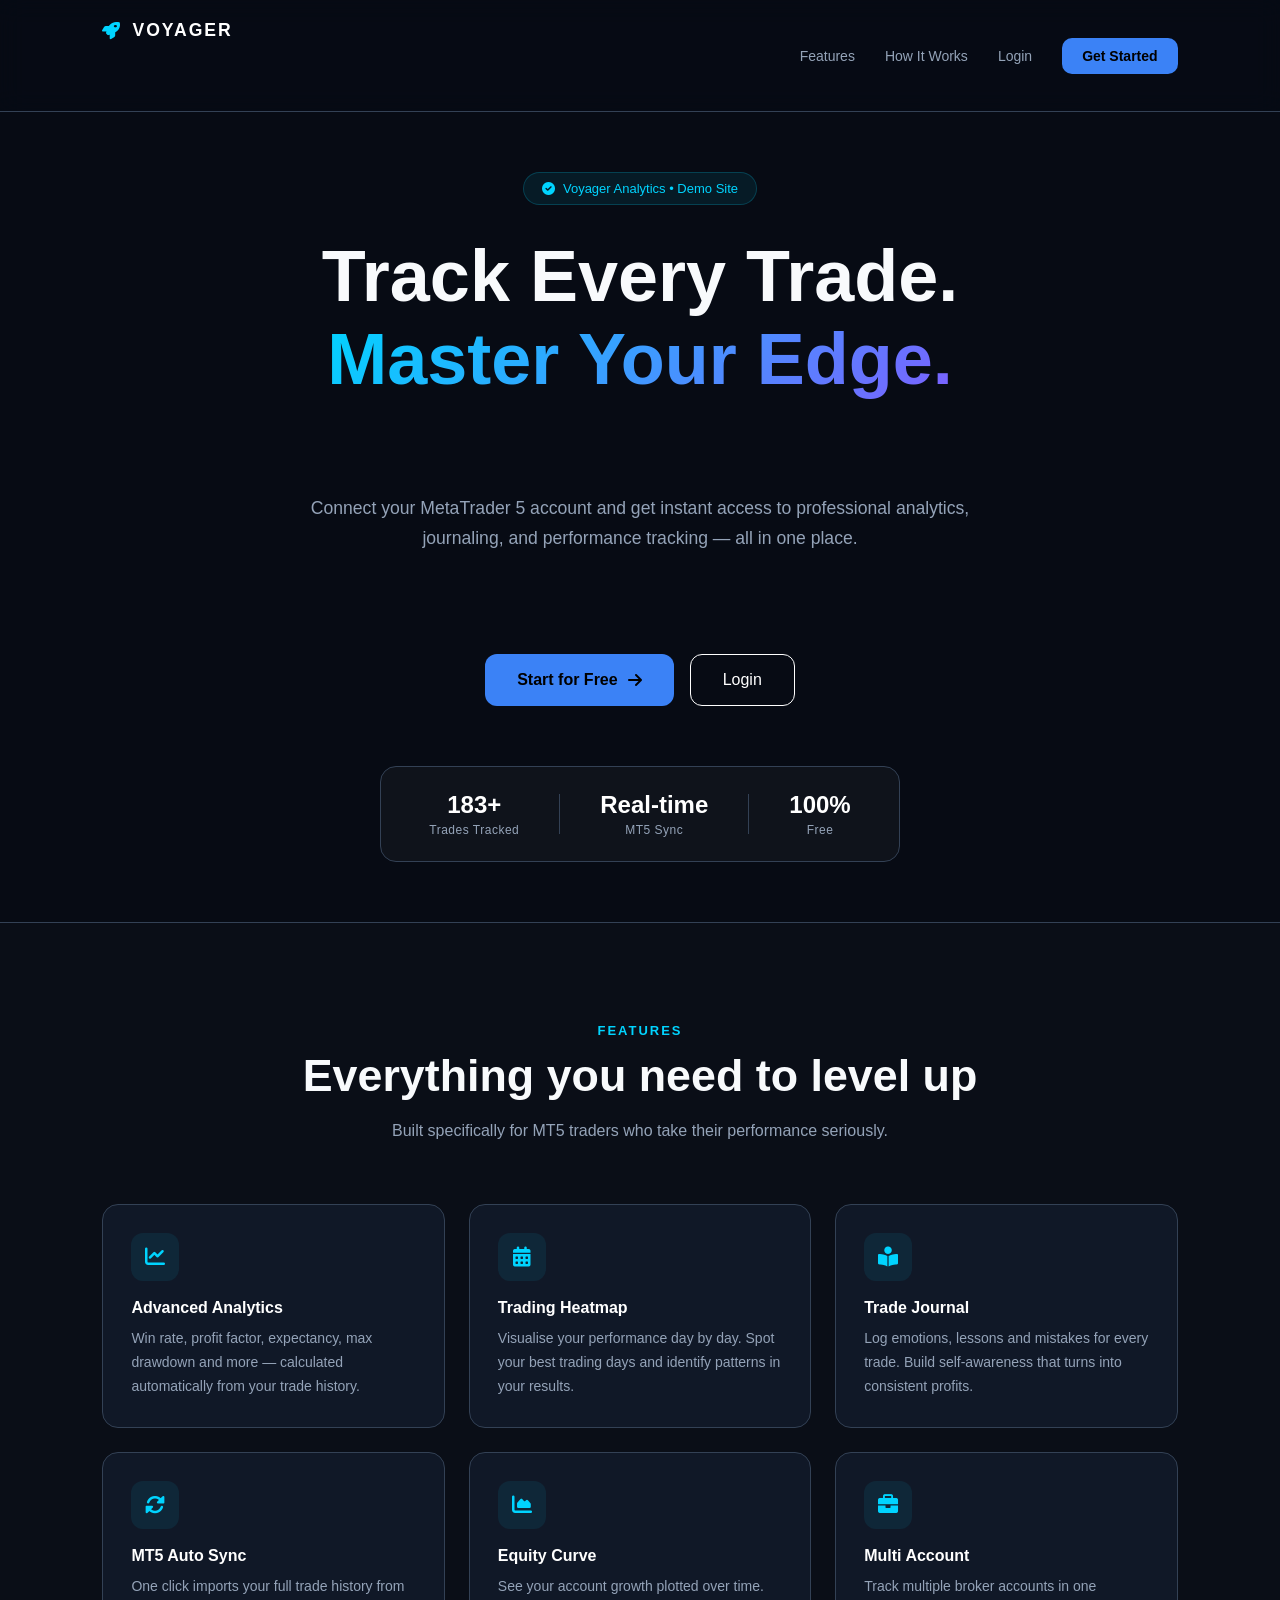
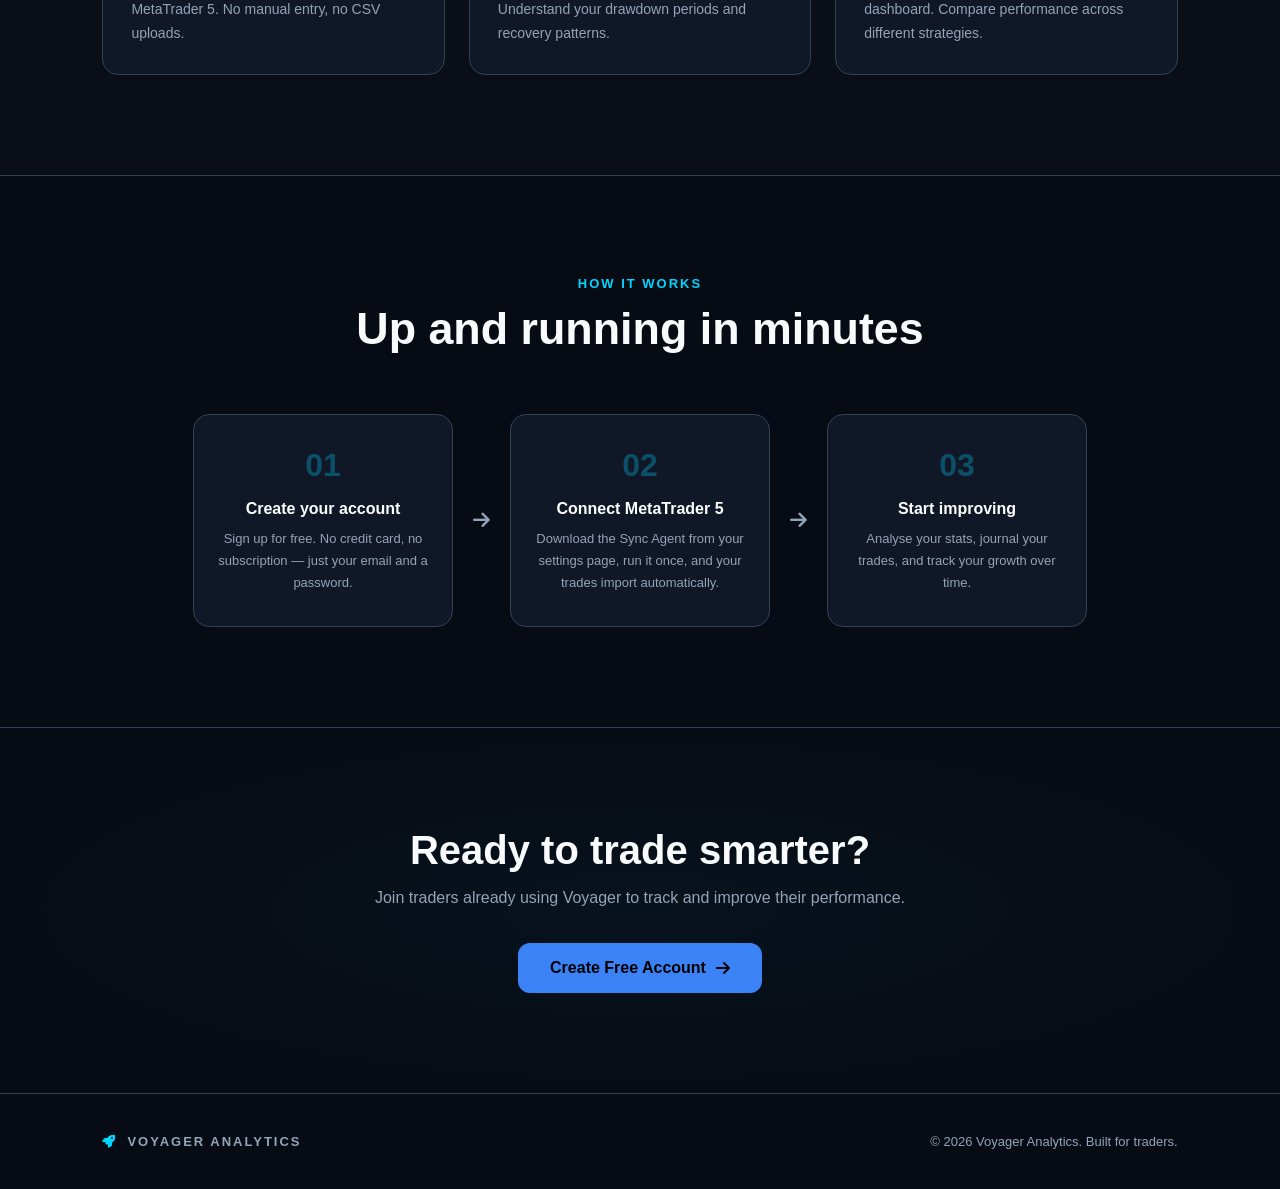
<file: index.html>
<!DOCTYPE html>
<html lang="en">
<head>
<meta charset="UTF-8">
<meta name="viewport" content="width=device-width, initial-scale=1.0">
<title>Voyager Analytics | Built for traders</title>
<link rel="stylesheet" href="https://cdnjs.cloudflare.com/ajax/libs/font-awesome/6.0.0/css/all.min.css">
<link rel="stylesheet" href="css/global.css">
<link rel="stylesheet" href="css/landing.css">
</head>
<body>

<nav class="navbar">
    <div class="logo">
        <i class="fas fa-rocket"></i>
        VOYAGER
    </div>
    <ul class="nav-links">
        <li><a href="#features">Features</a></li>
        <li><a href="#how-it-works">How It Works</a></li>
        <li><a href="login.html">Login</a></li>
        <li><a href="register.html" class="btn-primary nav-cta">Get Started</a></li>
    </ul>
</nav>

<!-- Hero -->
<section class="hero">
    <div class="hero-badge">
        <i class="fas fa-circle-check"></i>
        Voyager Analytics • Demo Site
    </div>

    <h1>
        Track Every Trade.<br>
        <span class="accent">Master Your Edge.</span>
    </h1>

    <p class="hero-sub">
        Connect your MetaTrader 5 account and get instant access to professional
        analytics, journaling, and performance tracking — all in one place.
    </p>

    <div class="hero-buttons">
        <a href="register.html" class="btn-primary btn-lg">
            Start for Free
            <i class="fas fa-arrow-right"></i>
        </a>
        <a href="login.html" class="btn-secondary btn-lg">
            Login
        </a>
    </div>

    <!-- Mock stats bar -->
    <div class="stats-bar">
        <div class="stat">
            <span class="stat-num">183+</span>
            <span class="stat-label">Trades Tracked</span>
        </div>
        <div class="stat-divider"></div>
        <div class="stat">
            <span class="stat-num">Real-time</span>
            <span class="stat-label">MT5 Sync</span>
        </div>
        <div class="stat-divider"></div>
        <div class="stat">
            <span class="stat-num">100%</span>
            <span class="stat-label">Free</span>
        </div>
    </div>
</section>

<!-- Features -->
<section id="features" class="features-section">
    <div class="section-header">
        <p class="section-eyebrow">Features</p>
        <h2>Everything you need to level up</h2>
        <p class="section-sub">Built specifically for MT5 traders who take their performance seriously.</p>
    </div>

    <div class="features-grid">

        <div class="feature-card">
            <div class="feature-icon">
                <i class="fas fa-chart-line"></i>
            </div>
            <h3>Advanced Analytics</h3>
            <p>Win rate, profit factor, expectancy, max drawdown and more — calculated automatically from your trade history.</p>
        </div>

        <div class="feature-card">
            <div class="feature-icon">
                <i class="fas fa-calendar-days"></i>
            </div>
            <h3>Trading Heatmap</h3>
            <p>Visualise your performance day by day. Spot your best trading days and identify patterns in your results.</p>
        </div>

        <div class="feature-card">
            <div class="feature-icon">
                <i class="fas fa-book-open-reader"></i>
            </div>
            <h3>Trade Journal</h3>
            <p>Log emotions, lessons and mistakes for every trade. Build self-awareness that turns into consistent profits.</p>
        </div>

        <div class="feature-card">
            <div class="feature-icon">
                <i class="fas fa-rotate"></i>
            </div>
            <h3>MT5 Auto Sync</h3>
            <p>One click imports your full trade history from MetaTrader 5. No manual entry, no CSV uploads.</p>
        </div>

        <div class="feature-card">
            <div class="feature-icon">
                <i class="fas fa-chart-area"></i>
            </div>
            <h3>Equity Curve</h3>
            <p>See your account growth plotted over time. Understand your drawdown periods and recovery patterns.</p>
        </div>

        <div class="feature-card">
            <div class="feature-icon">
                <i class="fas fa-briefcase"></i>
            </div>
            <h3>Multi Account</h3>
            <p>Track multiple broker accounts in one dashboard. Compare performance across different strategies.</p>
        </div>

    </div>
</section>

<!-- How it works -->
<section id="how-it-works" class="how-section">
    <div class="section-header">
        <p class="section-eyebrow">How It Works</p>
        <h2>Up and running in minutes</h2>
    </div>

    <div class="steps-grid">

        <div class="step">
            <div class="step-num">01</div>
            <h3>Create your account</h3>
            <p>Sign up for free. No credit card, no subscription — just your email and a password.</p>
        </div>

        <div class="step-arrow">
            <i class="fas fa-arrow-right"></i>
        </div>

        <div class="step">
            <div class="step-num">02</div>
            <h3>Connect MetaTrader 5</h3>
            <p>Download the Sync Agent from your settings page, run it once, and your trades import automatically.</p>
        </div>

        <div class="step-arrow">
            <i class="fas fa-arrow-right"></i>
        </div>

        <div class="step">
            <div class="step-num">03</div>
            <h3>Start improving</h3>
            <p>Analyse your stats, journal your trades, and track your growth over time.</p>
        </div>

    </div>
</section>

<!-- CTA -->
<section class="cta-section">
    <h2>Ready to trade smarter?</h2>
    <p>Join traders already using Voyager to track and improve their performance.</p>
    <a href="register.html" class="btn-primary btn-lg">
        Create Free Account
        <i class="fas fa-arrow-right"></i>
    </a>
</section>

<!-- Footer -->
<footer class="footer">
    <div class="footer-logo">
        <i class="fas fa-rocket"></i>
        VOYAGER ANALYTICS
    </div>
    <p class="footer-copy">© 2026 Voyager Analytics. Built for traders.</p>
</footer>

</body>
</html>
</file>
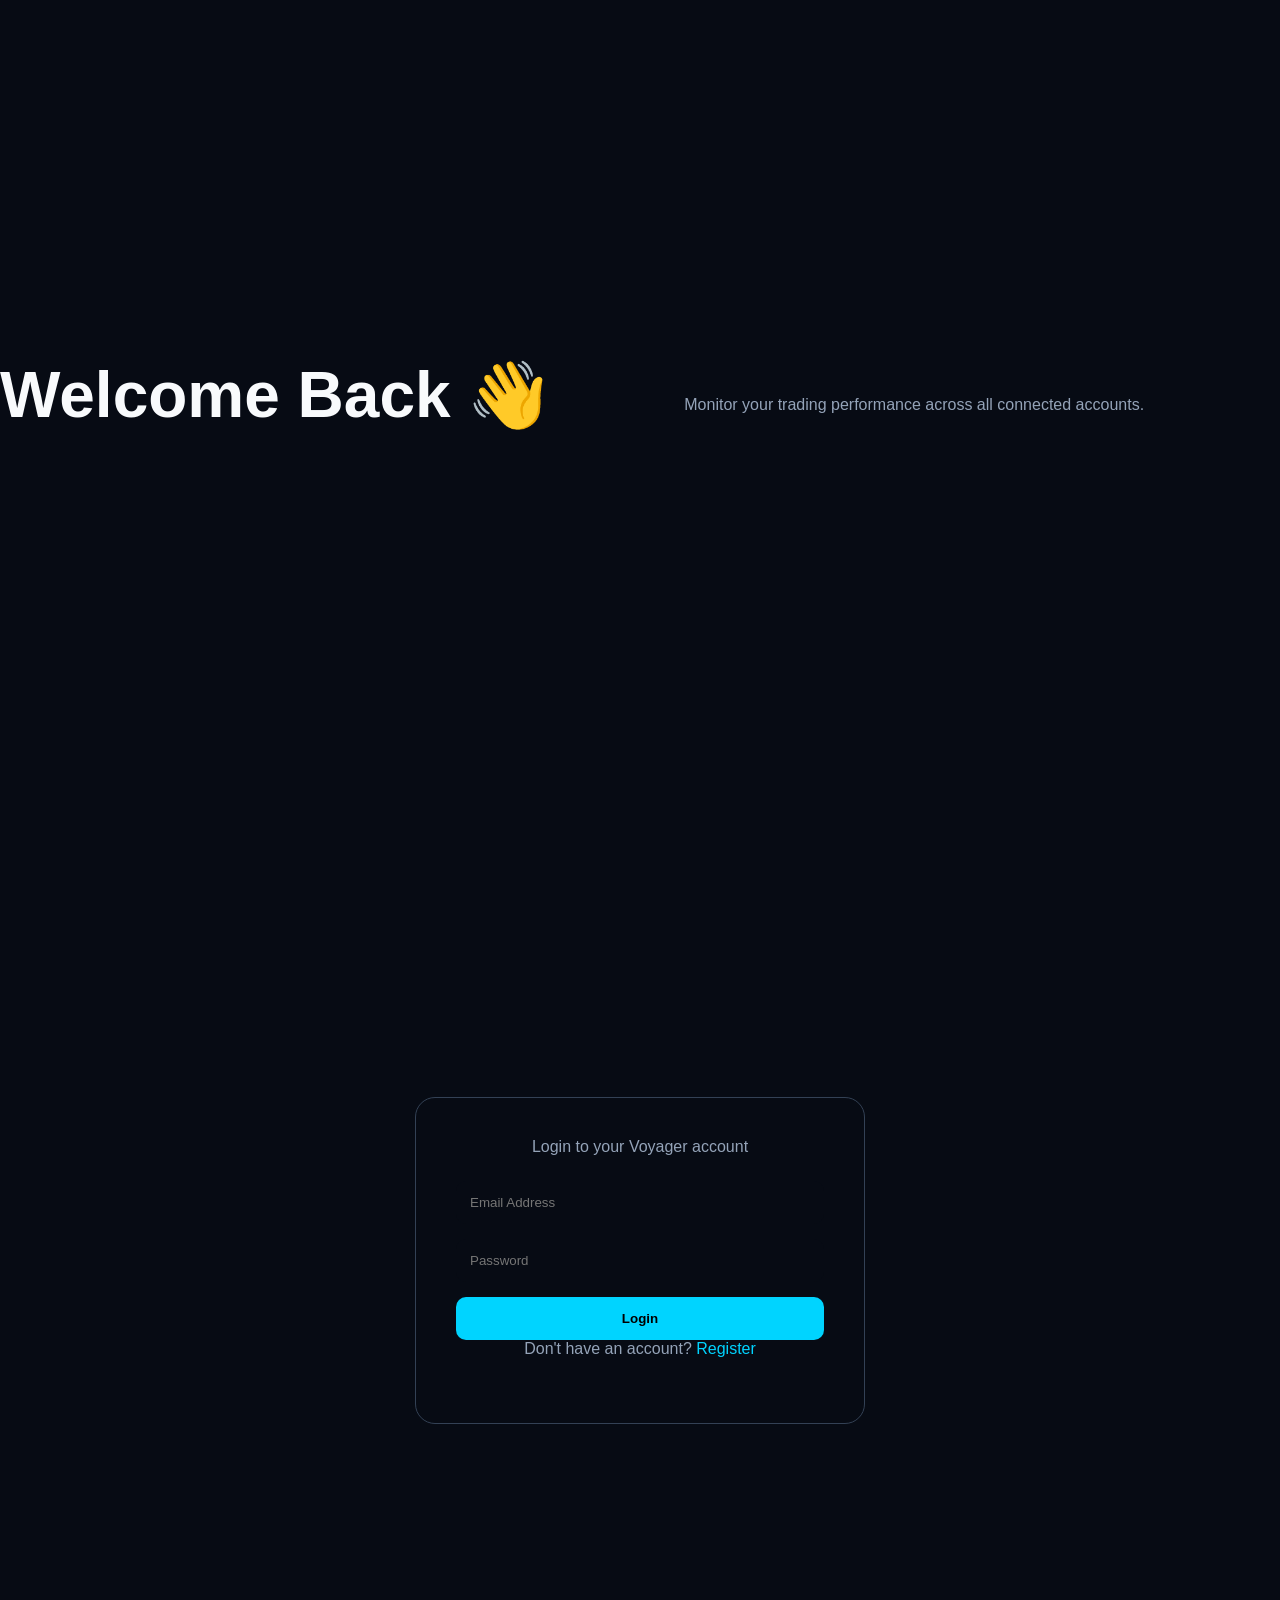
<file: login.html>
<!DOCTYPE html>
<html lang="en">
<head>
    <meta charset="UTF-8">
    <meta name="viewport" content="width=device-width, initial-scale=1.0">
    <title>Login | Voyager Analytics</title>

    <link rel="stylesheet" href="css/global.css">
    <link rel="stylesheet" href="css/auth.css">
</head>
<body>

<div class="hero">
    <h1>
       Welcome Back 👋
    </h1>

    <p>
      Monitor your trading performance
      across all connected accounts.
    </p>

</div>

<div class="auth-container">
    

    <div class="auth-card">

        <p>Login to your Voyager account</p>

        <form id="loginForm">

            <input
                type="email"
                id="email"
                placeholder="Email Address"
                required
            >

            <input
                type="password"
                id="password"
                placeholder="Password"
                required
            >

            <button type="submit">
                Login
            </button>

        </form>

        <p>
            Don't have an account?
            <a href="register.html">
                Register
            </a>
        </p>

    </div>

</div>

<script src="js/api.js"></script>
<script src="js/auth.js"></script>
</body>
</html>
</file>
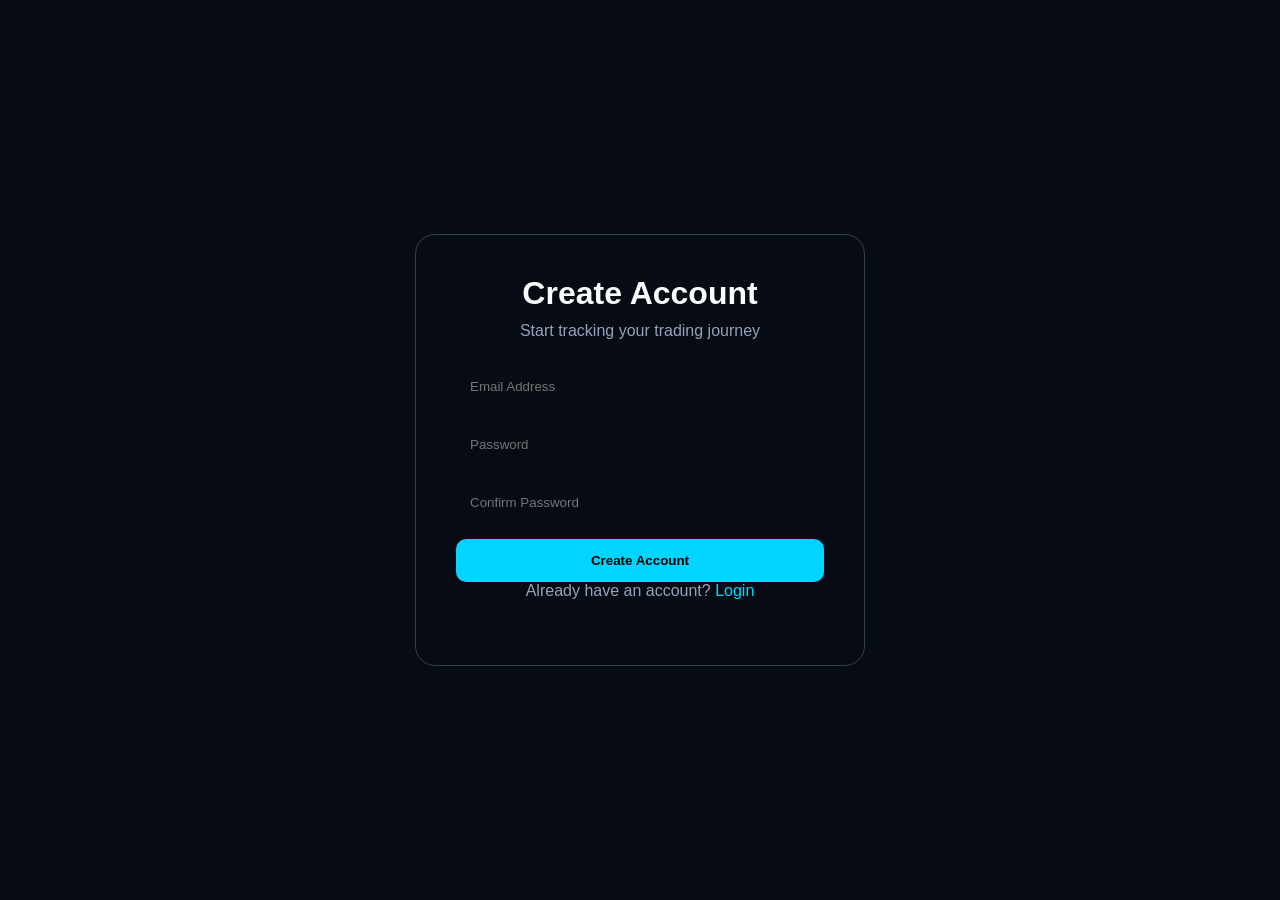
<file: register.html>
<!DOCTYPE html>
<html lang="en">
<head>
    <meta charset="UTF-8">
    <meta name="viewport" content="width=device-width, initial-scale=1.0">
    <title>Register | Voyager Analytics</title>

    <link rel="stylesheet" href="css/global.css">
    <link rel="stylesheet" href="css/auth.css">
</head>
<body>

<div class="auth-container">

    <div class="auth-card">

        <h1>Create Account</h1>

        <p>Start tracking your trading journey</p>

        <form id="registerForm">

            <input
                type="email"
                id="registerEmail"
                placeholder="Email Address"
                required
            >

            <input
                type="password"
                id="registerPassword"
                placeholder="Password"
                required
            >

            <input
                type="password"
                id="confirmPassword"
                placeholder="Confirm Password"
                required
            >

            <button type="submit">
                Create Account
            </button>

        </form>

        <p>
            Already have an account?
            <a href="login.html">
                Login
            </a>
        </p>

    </div>

</div>

<script src="js/api.js"></script>
<script src="js/auth.js"></script>
</body>
</html>
</file>
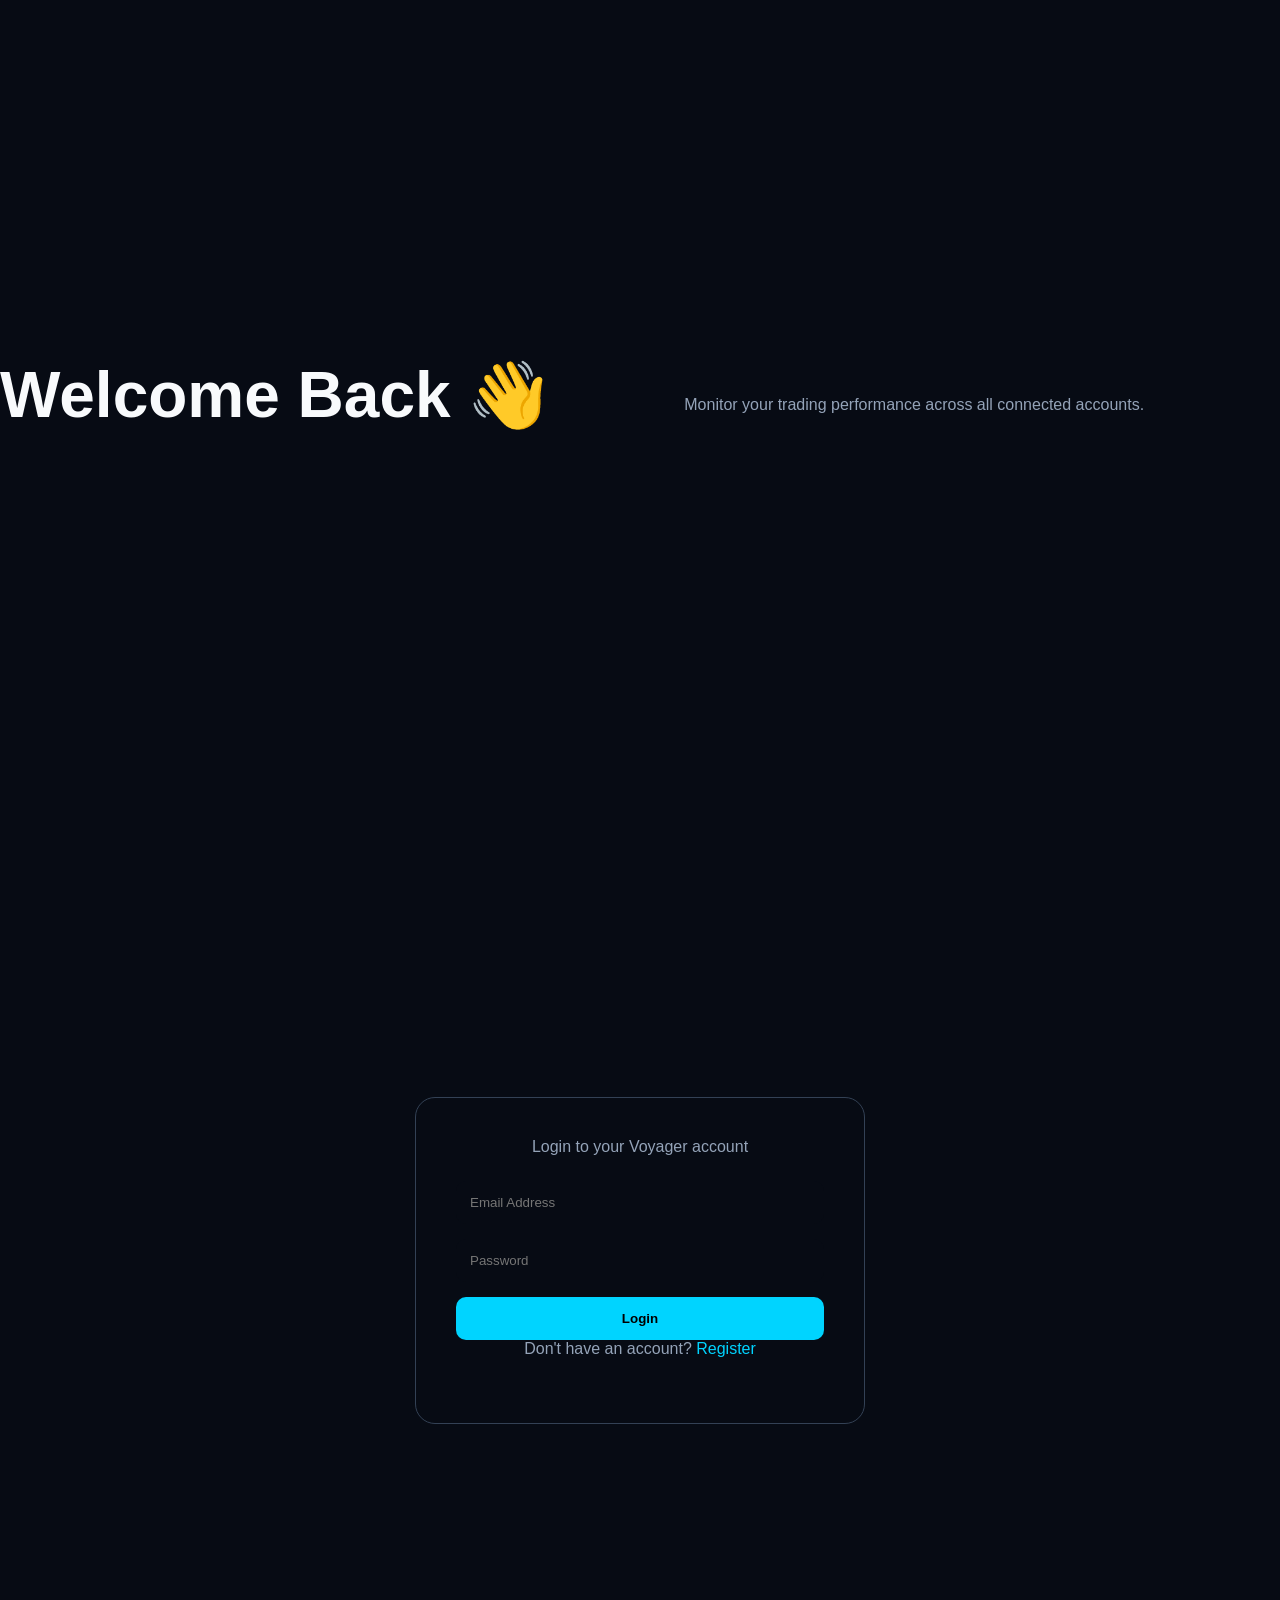
<file: dashboard/accounts.html>
<!DOCTYPE html>
<html lang="en">
<head>
    <meta charset="UTF-8">
    <meta name="viewport" content="width=device-width, initial-scale=1.0">
    <title>Accounts | Voyager Analytics</title>

    <link rel="stylesheet" href="https://cdnjs.cloudflare.com/ajax/libs/font-awesome/6.0.0/css/all.min.css">
    <link rel="stylesheet" href="../css/global.css">
    <link rel="stylesheet" href="../css/dashboard.css">
    <link rel="stylesheet" href="../css/pgAnime.css">
</head>
<body>
    <!--Loader-->
<div id="loader">
  <div class="spinner"></div>
</div>


<div class="dashboard-container">

    <aside class="sidebar">

        <div class="logo">
            <i class="fas fa-rocket skeleton">Voyager</i>
            <p>ANALYTICS</p>

        </div>
        <nav>
            <a href="dashboard.html">
                <i class="fas fa-tachograph-digital">Dashboard</i>
            </a>

            <a href="accounts.html" class="active">
                <i class="fas fa-briefcase">Accounts</i>
            </a>

            <a href="trades.html">
                <i class="fas fa-chart-line">Trades</i>
            </a>

            <a href="analytics.html">
                <i class="fas fa-eye">Analytics</i>
            </a>

            <a href="journal.html">
                <i class="fas fa-book-open-reader">Journal</i>
            </a>

            <a href="settings.html">
               <i class="fas fa-gears">Settings</i>
            </a>
        </nav>

    </aside>

    <main class="main-content">
        <div class="page-header">
            <h2>Trading Accounts</h2>

            <button id="connectAccountBtn"
                    class="btn-primary">
                + Connect Account
            </button>

        </div>

        <div class="table-card">

            <table class="skeleton">

                <thead>
                    <tr>
                        <th>Account Name</th>
                        <th>Broker</th>
                        <th>Status</th>
                        <th>Created</th>
                        <th>Action</th>
                    </tr>
                </thead>

                <tbody id="accountsTable">

                </tbody>

            </table>

        </div>

    </main>

</div>

<!--Account Form-->
<div id="accountModal" class="modal">
    <div class="modal-content">
        <h2>Connect Account</h2>
        <form id="accountForm">
            <input
                type="text"
                id="accountName"
                placeholder="Account Name (e.g. ICMarkets Live)"
                required
            >
            <input
                type="text"
                id="broker"
                placeholder="Broker (e.g. ICMarkets)"
                required
            >
            <button type="submit">
                Connect Account
            </button>
        </form>
    </div>
</div>

<script src="../js/api.js"></script>
<script src="../js/accounts.js"></script>
<script src="../js/pgAnime.js"></script>
</body>
</html>
</file>
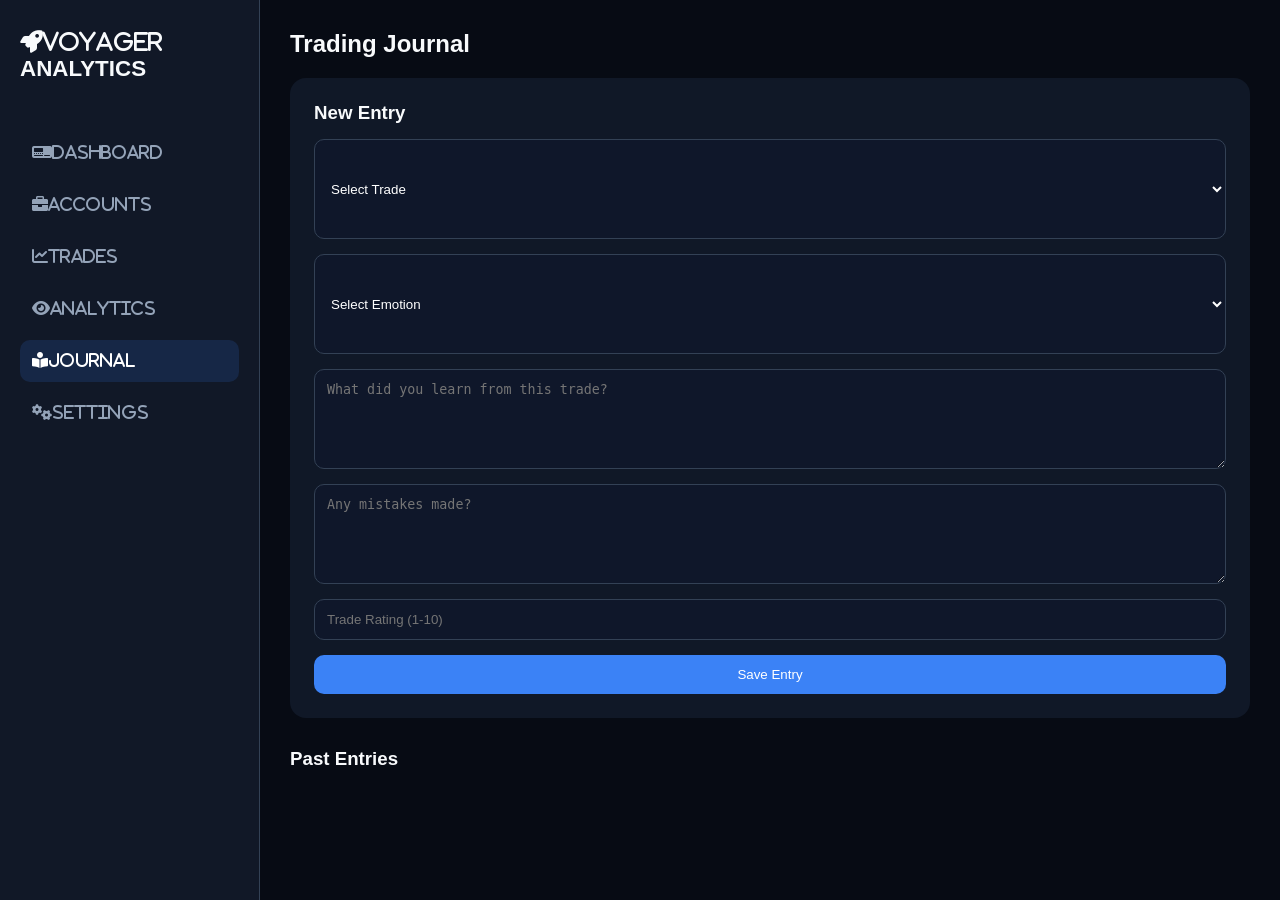
<file: dashboard/journal.html>
<!DOCTYPE html>
<html lang="en">
<head>
    <meta charset="UTF-8">
    <meta name="viewport" content="width=device-width, initial-scale=1.0">
    <title>Journal | Voyager Analytics</title>
    <link rel="stylesheet" href="https://cdnjs.cloudflare.com/ajax/libs/font-awesome/6.0.0/css/all.min.css">
    <link rel="stylesheet" href="../css/global.css">
    <link rel="stylesheet" href="../css/dashboard.css">
    <link rel="stylesheet" href="../css/pgAnime.css">
</head>
<body>

<div id="loader">
    <div class="spinner"></div>
</div>

<div class="dashboard-container">

    <aside class="sidebar">
        <div class="logo">
            <i class="fas fa-rocket">Voyager</i>
            <p>ANALYTICS</p>
        </div>

        <nav>
            <a href="dashboard.html">
                <i class="fas fa-tachograph-digital">Dashboard</i>
            </a>
            <a href="accounts.html">
                <i class="fas fa-briefcase">Accounts</i>
            </a>
            <a href="trades.html">
                <i class="fas fa-chart-line">Trades</i>
            </a>
            <a href="analytics.html">
                <i class="fas fa-eye">Analytics</i>
            </a>
            <a href="journal.html" class="active">
                <i class="fas fa-book-open-reader">Journal</i>
            </a>
            <a href="settings.html">
                <i class="fas fa-gears">Settings</i>
            </a>
        </nav>
    </aside>

    <main class="main-content">

        <header class="page-header">
            <h2>Trading Journal</h2>
        </header>

        <div class="journal-form">
            <h3>New Entry</h3>

            <form id="journalForm">

                <select id="tradeId" required>
                    <option value="">Select Trade</option>
                </select>

                <select id="emotion">
                    <option value="">Select Emotion</option>
                    <option value="Confident">Confident</option>
                    <option value="Calm">Calm</option>
                    <option value="Fearful">Fearful</option>
                    <option value="Greedy">Greedy</option>
                    <option value="Frustrated">Frustrated</option>
                </select>

                <textarea
                    id="lesson"
                    placeholder="What did you learn from this trade?"
                ></textarea>

                <textarea
                    id="mistake"
                    placeholder="Any mistakes made?"
                ></textarea>

                <input
                    type="number"
                    id="rating"
                    min="1"
                    max="10"
                    placeholder="Trade Rating (1-10)"
                >

                <button type="submit">
                    Save Entry
                </button>

            </form>
        </div>

        <h3 style="margin: 30px 0 15px">Past Entries</h3>

        <div id="journalList"></div>

    </main>
</div>

<script src="../js/api.js"></script>
<script src="../js/journal.js"></script>
<script src="../js/pgAnime.js"></script>
</body>
</html>
</file>
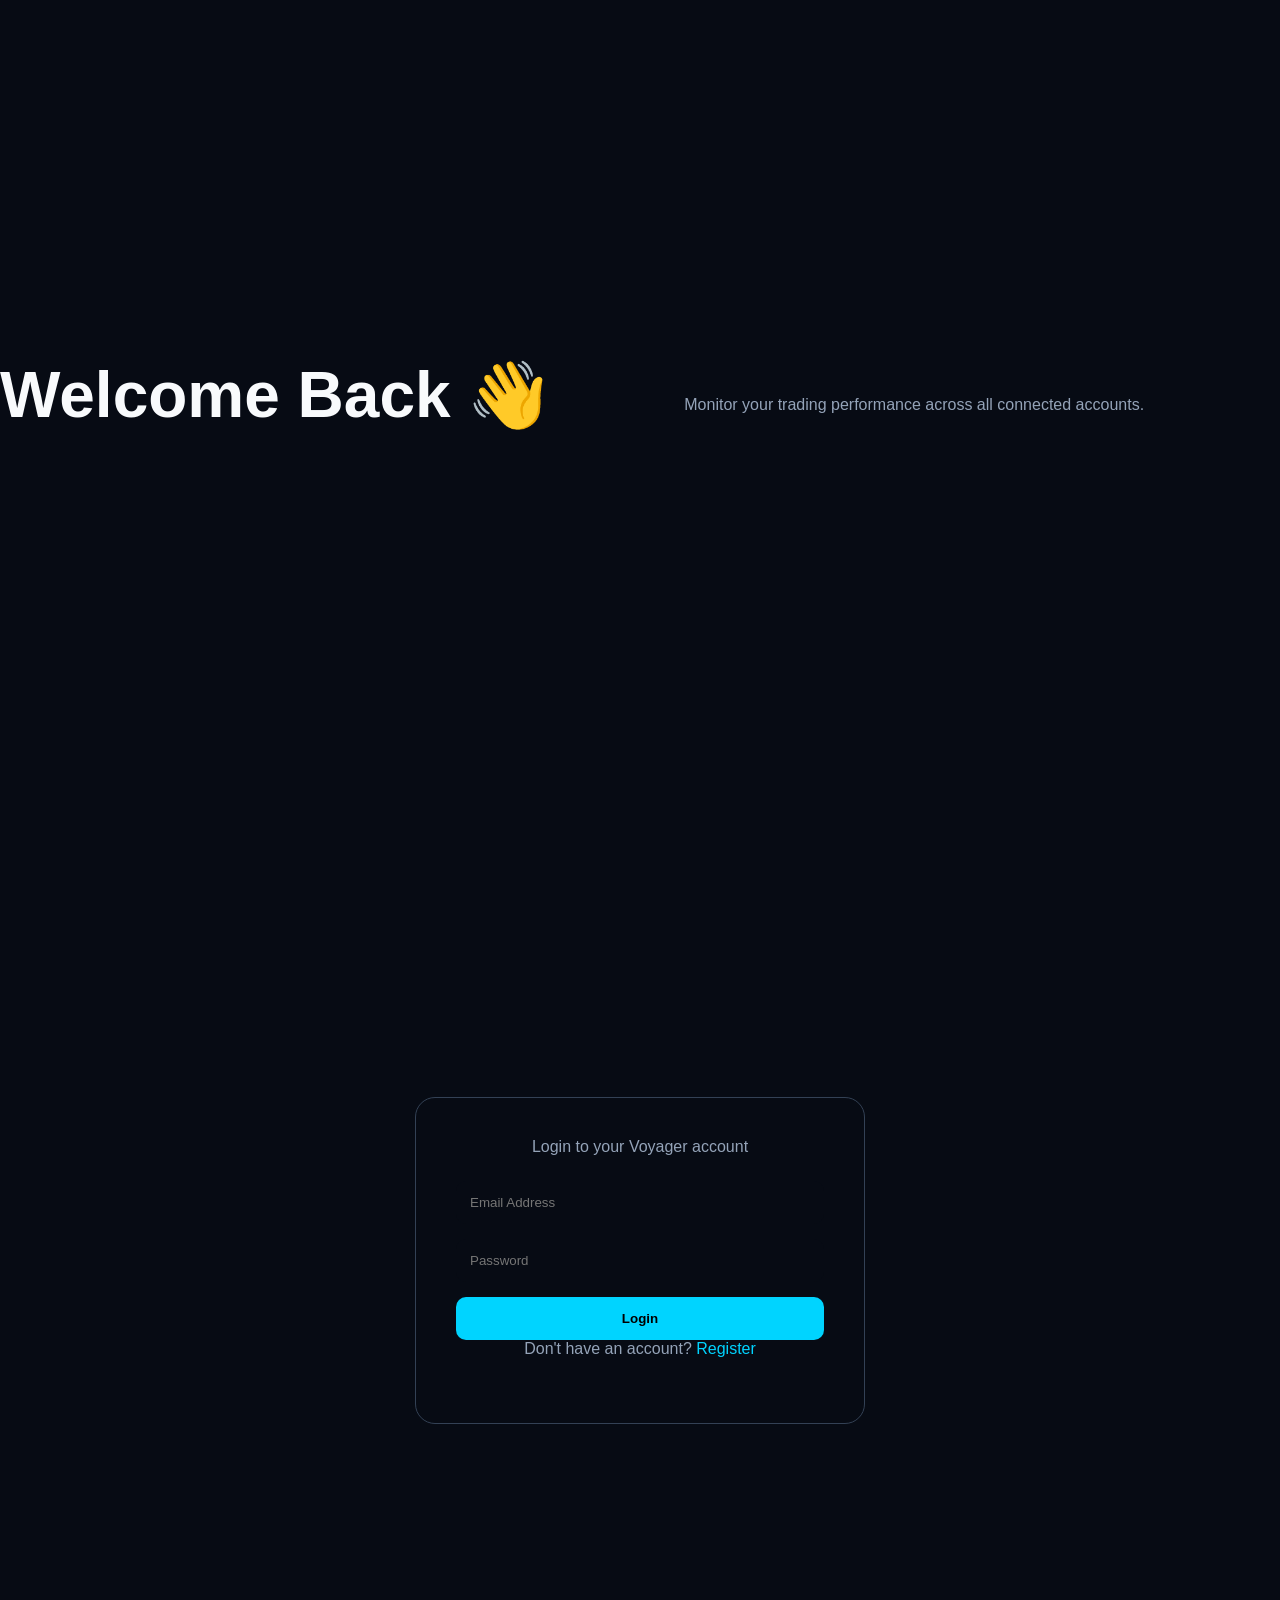
<file: dashboard/settings.html>
<!DOCTYPE html>
<html lang="en">
<head>
    <meta charset="UTF-8">
    <meta name="viewport" content="width=device-width, initial-scale=1.0">
    <title>Settings | Voyager Analytics</title>
    <link rel="stylesheet" href="https://cdnjs.cloudflare.com/ajax/libs/font-awesome/6.0.0/css/all.min.css">
    <link rel="stylesheet" href="../css/global.css">
    <link rel="stylesheet" href="../css/dashboard.css">
    <link rel="stylesheet" href="../css/pgAnime.css">
</head>
<body>

<div id="loader">
    <div class="spinner"></div>
</div>

<div class="dashboard-container">

    <aside class="sidebar">
        <div class="logo">
            <i class="fas fa-rocket">Voyager</i>
            <p>ANALYTICS</p>
        </div>

        <nav>
            <a href="dashboard.html">
                <i class="fas fa-tachograph-digital">Dashboard</i>
            </a>
            <a href="accounts.html">
                <i class="fas fa-briefcase">Accounts</i>
            </a>
            <a href="trades.html">
                <i class="fas fa-chart-line">Trades</i>
            </a>
            <a href="analytics.html">
                <i class="fas fa-eye">Analytics</i>
            </a>
            <a href="journal.html">
                <i class="fas fa-book-open-reader">Journal</i>
            </a>
            <a href="settings.html" class="active">
                <i class="fas fa-gears">Settings</i>
            </a>
        </nav>
    </aside>

    <main class="main-content">

        <header class="page-header">
            <h2>Settings</h2>
        </header>

        <!-- Profile -->
        <div class="metric-card" style="margin-bottom: 20px;">
            <h3 style="margin-bottom: 16px; font-size: 16px; opacity: 1;">Profile</h3>
            <div style="display: flex; align-items: center; gap: 20px;">
                <div style="
                    width: 60px; height: 60px;
                    border-radius: 50%;
                    background: var(--primary);
                    display: flex; align-items: center; justify-content: center;
                    font-size: 24px; font-weight: 700;
                " id="avatarInitial">?</div>
                <div>
                    <p id="profileEmail" style="font-size: 16px; font-weight: 600;">—</p>
                    <p style="color: var(--muted); font-size: 13px; margin-top: 4px;">Voyager Account</p>
                </div>
            </div>
        </div>

        <!-- Change Password -->
        <div class="metric-card" style="margin-bottom: 20px;">
            <h3 style="margin-bottom: 16px; font-size: 16px; opacity: 1;">Change Password</h3>
            <form id="changePasswordForm" style="display: flex; flex-direction: column; gap: 12px; max-width: 400px;">
                <input
                    type="password"
                    id="newPassword"
                    placeholder="New password"
                    style="padding: 12px; border-radius: 10px; border: 1px solid var(--border); background: var(--bg); color: white;"
                >
                <input
                    type="password"
                    id="confirmNewPassword"
                    placeholder="Confirm new password"
                    style="padding: 12px; border-radius: 10px; border: 1px solid var(--border); background: var(--bg); color: white;"
                >
                <button type="submit" class="btn-primary" style="width: fit-content; padding: 12px 24px; border: none; cursor: pointer; border-radius: 10px;">
                    Update Password
                </button>
            </form>
            <p id="passwordMsg" style="margin-top: 10px; font-size: 13px;"></p>
        </div>


        <!-- MT5 Sync -->
        <div class="metric-card" style="margin-bottom: 20px;">
            <h3 style="margin-bottom: 6px; font-size: 16px; opacity: 1;">Sync Trades</h3>
            <p style="color: var(--muted); font-size: 13px; margin-bottom: 20px;">
                Import your full MT5 trade history into Voyager in two steps.
            </p>

            <!-- Agent Status -->
            <div style="display: flex; align-items: center; gap: 10px; margin-bottom: 20px;">
                <div id="agentDot" style="width:10px; height:10px; border-radius:50%; background: var(--danger);"></div>
                <p id="agentStatus" style="font-size: 13px; color: var(--muted);">Sync Agent not running</p>
            </div>

            <!-- Step 1 -->
            <div style="background: var(--card); border: 1px solid var(--border); border-radius: 12px; padding: 16px; margin-bottom: 12px;">
                <p style="font-weight: 600; margin-bottom: 8px;">Step 1 — Download & run the Sync Agent</p>
                <p style="font-size: 13px; color: var(--muted); line-height: 1.7; margin-bottom: 14px;">
                    Click the button below to download the Sync Agent. Once downloaded,
                    double-click the file to run it. A small window will open —
                    keep it running in the background. You only need to do this once.
                </p>
                <button id="downloadAgentBtn" style="
                    background: var(--card);
                    border: 1px solid var(--border);
                    color: white;
                    padding: 10px 20px;
                    border-radius: 10px;
                    cursor: pointer;
                    font-size: 14px;
                ">
                    <i class="fas fa-download" style="margin-right: 8px;"></i>
                    Download Voyager Sync Agent
                </button>
            </div>

            <!-- Step 2 -->
            <div style="background: var(--card); border: 1px solid var(--border); border-radius: 12px; padding: 16px; margin-bottom: 20px;">
                <p style="font-weight: 600; margin-bottom: 6px;">Step 2 — Open MetaTrader 5</p>
                <p style="font-size: 13px; color: var(--muted); line-height: 1.7;">
                    Make sure <strong style="color: white;">MetaTrader 5</strong> is open
                    and logged into your trading account before syncing.
                </p>
            </div>

            <!-- Sync Button -->
            <button id="syncNowBtn" class="btn-primary" style="
                padding: 14px 28px;
                border: none;
                border-radius: 10px;
                cursor: pointer;
                font-size: 15px;
                font-weight: 600;
                width: 100%;
            ">
                <i class="fas fa-rotate" style="margin-right: 8px;"></i>
                Sync Now
            </button>

            <p id="syncMsg" style="margin-top: 12px; font-size: 13px; text-align: center;"></p>
        </div>

        <!-- Data Management -->
        <div class="metric-card" style="margin-bottom: 20px;">
            <h3 style="margin-bottom: 12px; font-size: 16px; opacity: 1;">Data</h3>
            <p style="color: var(--muted); font-size: 14px; margin-bottom: 16px;">
                Permanently delete all your trades and journal entries. This cannot be undone.
            </p>
            <button id="clearDataBtn" class="delete-btn">
                <i class="fas fa-trash" style="margin-right: 6px;"></i>
                Clear All Trade Data
            </button>
            <p id="clearMsg" style="margin-top: 10px; font-size: 13px;"></p>
        </div>

        <!-- About -->
        <div class="metric-card">
            <h3 style="margin-bottom: 12px; font-size: 16px; opacity: 1;">About</h3>
            <p style="color: var(--muted); font-size: 14px; line-height: 1.8;">
                Voyager Analytics — Trading Performance Tracker<br>
                Version 1.0.0<br>
                Backend: <span style="color: var(--success);">Live on Render</span>
            </p>
        </div>

    </main>
</div>

<script src="../js/api.js"></script>
<script src="../js/settings.js"></script>
<script src="../js/pgAnime.js"></script>
</body>
</html>
</file>
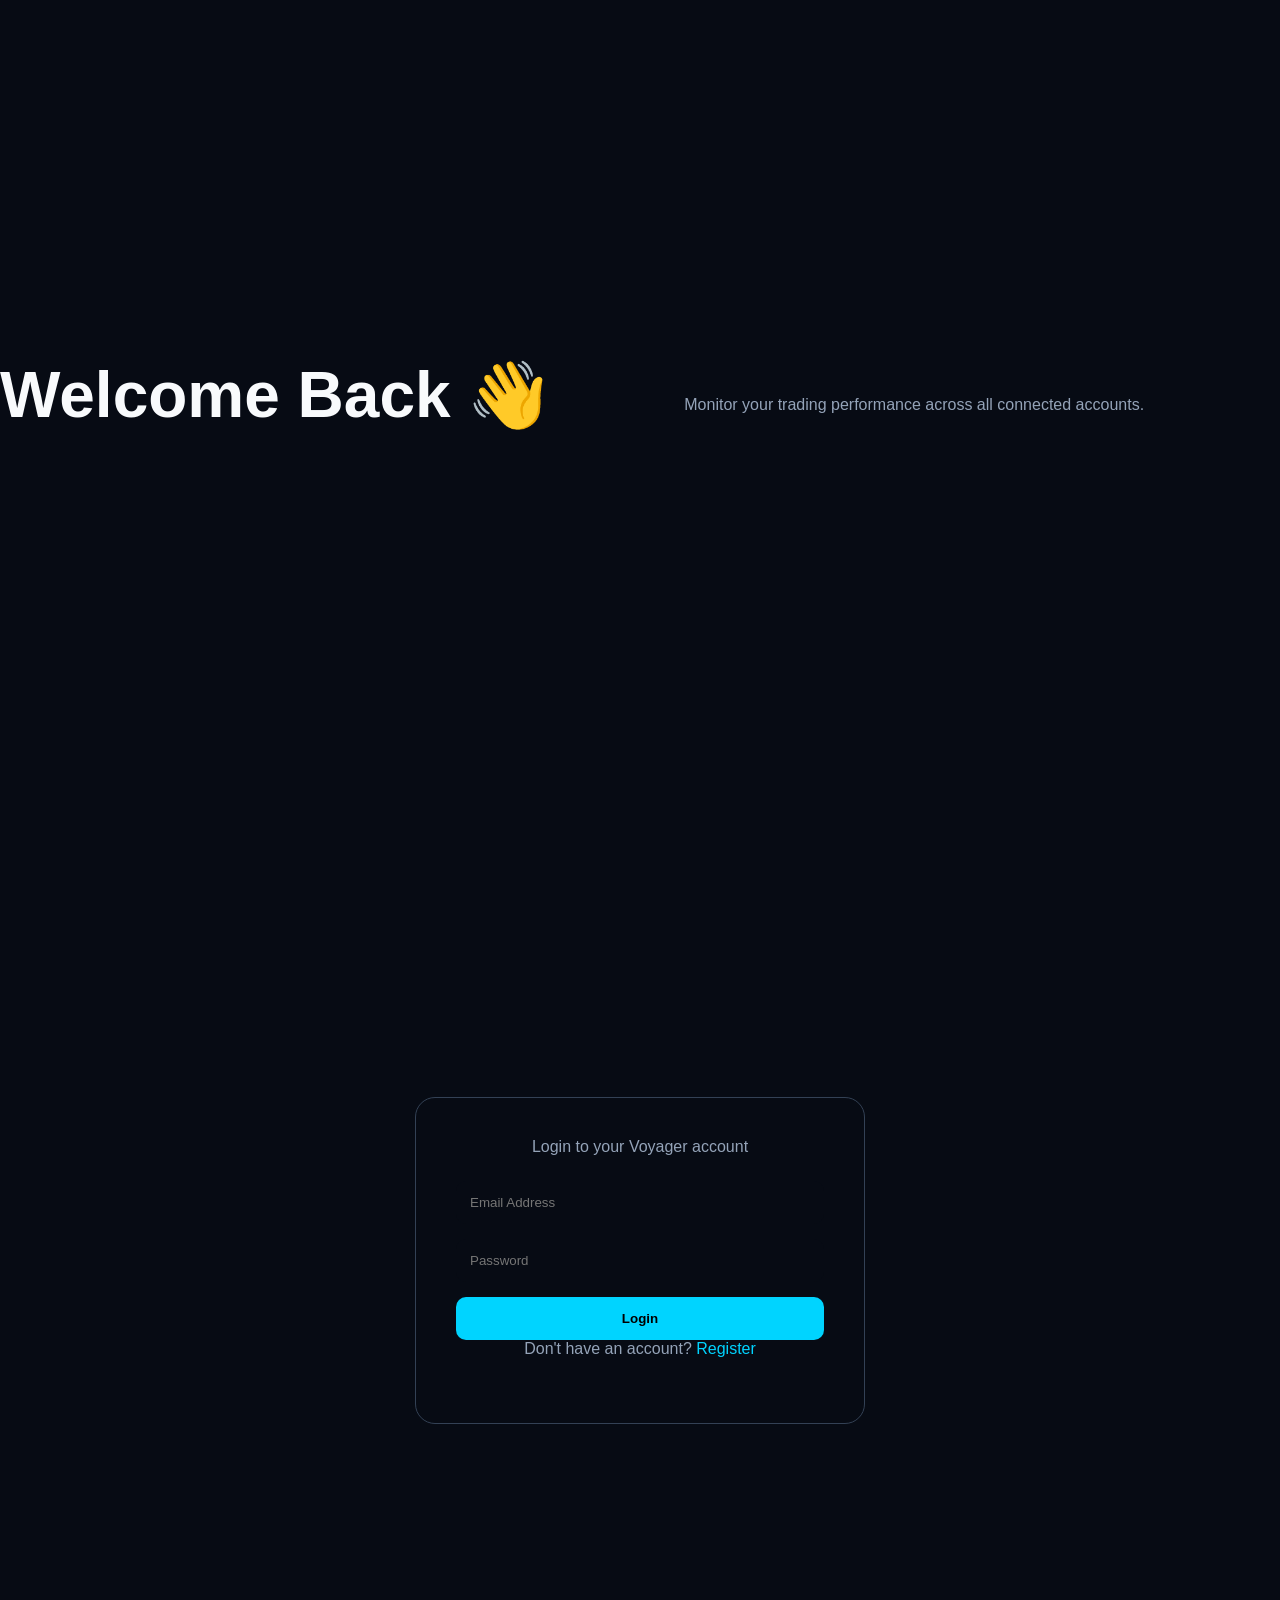
<file: dashboard/trades.html>
<!DOCTYPE html>
<html lang="en">

<head>

<meta charset="UTF-8">
<meta name="viewport" content="width=device-width, initial-scale=1.0">

<title>Trades | Voyager Analytics</title>

<link rel="stylesheet" href="https://cdnjs.cloudflare.com/ajax/libs/font-awesome/6.0.0/css/all.min.css">
<link rel="stylesheet" href="../css/global.css">
<link rel="stylesheet" href="../css/dashboard.css">
<link ref="stylesheet" href="../css/pgAnime.css">

</head>

<body>
<div id="loader">
  <div class="spinner"></div>
</div>


<div class="dashboard-container">

    <aside class="sidebar skeleton">

        <div class="logo">
            <i class="fas fa-rocket">Voyager</i>
            <p>ANALYTICS</p>
        </div>

        <nav>
            <a href="dashboard.html">
                <i class="fas fa-tachograph-digital">Dashboard</i>
            </a>

            <a href="accounts.html">
                <i class="fas fa-briefcase">Accounts</i>
            </a>

            <a href="trades.html" class="active">
                <i class="fas fa-chart-line">Trades</i>
            </a>

            <a href="analytics.html">
                <i class="fas fa-eye">Analytics</i>
            </a>

            <a href="journal.html">
                <i class="fas fa-book-open-reader">Journal</i>
            </a>

            <a href="settings.html">
               <i class="fas fa-gears">Settings</i>
            </a>
        </nav>

    </aside>

    <main class="main-content">

        <header class="page-header skeleton">

            <h2>Trade History</h2>

          <button class="btn-primary" id="exportBtn">
              <i class="fas fa-cloud-arrow-up"></i> Export
          </button>

        </header>

        <section class="filters skeleton">

            <input
                type="text"
                id="searchTrade"
                placeholder="Search Symbol..."
            >

            <select id="directionFilter">
                <option value="">All Trades</option>
                <option value="BUY">BUY</option>
                <option value="SELL">SELL</option>
            </select>

            <select id="resultFilter">
                <option value="">All Results</option>
                <option value="profit">Profit</option>
                <option value="loss">Loss</option>
            </select>

        </section>

        <!-- trades table -->
        <section class="table-card skeleton">

            <div class="page-header">
                <h1>Trades</h1>
            </div>

            <table class="data-table ">
                <thead>
                    <tr>

                        <th>Symbol</th>

                        <th>Type</th>

                        <th>Lot Size</th>

                        <th>Profit</th>

                        <th>Date</th>

                        <th>Action</th>
                    </tr>
                </thead>

                <tbody id="tradesTable">

                </tbody>
            </table>
        </section>

FIXME: Remove or Replace
        <section>
            <div class="analytics-grid skeleton">

                    <div class="metric-card">

                        <h3>Total Profit</h3>

                        <p id="totalProfit">
                            $0
                        </p>

                    </div>

                    <div class="metric-card">

                        <h3>Win Rate</h3>

                        <p id="winRate">
                            0%
                        </p>

                    </div>

                    <div class="metric-card">

                        <h3>Profit Factor</h3>

                        <p id="bestTrade">
                            $0
                        </p>

                    </div>

                    <div class="metric-card">

                        <h3>Drawdown</h3>

                        <p id="worstTrade">
                            $0
                        </p>

                    </div>
                </div>
        </section>

    </main>

</div>

<script src="../js/pgAnime.js"></script>
<script src="../js/api.js"></script>
<script src="../js/trades.js"></script>
</body>
</html>
</file>
<file: css/global.css>
:root {
    --bg: #070b14;
    --card: #101827;

    --sidebar:#111827;
    --border:#334155;

    --text:#f8fafc;
    --muted:#94a3b8;

    --primary:#3b82f6;

    --success:#22c55e;
    --danger:#ef4444;


}

*{
    margin:0;
    padding:0;
    box-sizing:border-box;
}
body{
 background:
 radial-gradient(circle at top left,
 rgba(0,212,255,.08),
 transparent 40%),

 radial-gradient(circle at bottom right,
 rgba(123,97,255,.08),
 transparent 40%),

 #070b14;
}

body{
    background:var(--bg);
    color:var(--text);
    font-family:Inter,sans-serif;
    min-height:100vh;
}

.navbar{
    display:flex;
    justify-content:space-between;
    align-items:center;
    padding:20px 5%;
}

.nav-links{
    display:flex;
    gap:25px;
    list-style:none;
}

.nav-links a{
    color:white;
    text-decoration:none;
}

/* sidebar styles */
.sidebar{
    width:260px;
    background: var(--sidebar);
    padding:30px 20px;
    border-right:1px solid var(--border);
}

.logo{
    font-size:1.4rem;
    font-weight:700;
    margin-bottom:50px;
}

.sidebar nav{
    display:flex;
    flex-direction:column;
    gap:10px;
}
.sidebar a{
    color: var(--muted);
    text-decoration:none;
    padding:12px;
    border-radius:10px;
    transition:.3s;
}

.sidebar a:hover,
.sidebar a.active{
    background: rgba(59, 130, 246, .15);
    color:white;
}
/** */

.hero{
    min-height:90vh;
    display:flex;
    justify-content:center;
    align-items:center;
    text-align:center;
}

.hero h1{
    font-size:4rem;
    margin-bottom:20px;
}

.hero p{
    max-width:700px;
    margin:auto;
    color:var(--muted);
}

.hero-buttons{
    margin-top:30px;
    display:flex;
    justify-content:center;
    gap:15px;
}

.btn-primary{
    background:var(--primary);
    color:black;
    padding:14px 24px;
    border-radius:10px;
    text-decoration:none;
    font-weight:600;
}

.btn-secondary{
    border:1px solid white;
    color:white;
    padding:14px 24px;
    border-radius:10px;
    text-decoration:none;
}

/* ── Hamburger button (hidden on desktop) ── */
.hamburger {
    display: none;
    background: none;
    border: 1px solid var(--border);
    color: white;
    padding: 8px 12px;
    border-radius: 8px;
    cursor: pointer;
    font-size: 16px;
}

/* ── Sidebar overlay (mobile) ── */
.sidebar-overlay {
    display: none;
    position: fixed;
    inset: 0;
    background: rgba(0, 0, 0, 0.6);
    z-index: 998;
}

.sidebar-overlay.active {
    display: block;
}

/* ── Mobile breakpoint ── */
@media (max-width: 768px) {

    .hamburger {
        display: flex;
        align-items: center;
        gap: 8px;
    }

    /* Sidebar slides off-screen by default */
    .sidebar {
        position: fixed;
        left: -280px;
        top: 0;
        height: 100vh;
        z-index: 999;
        transition: left 0.3s ease;
        overflow-y: auto;
    }

    .sidebar.open {
        left: 0;
    }

    /* Main content fills full width */
    .main-content {
        width: 100%;
        padding: 20px 16px;
    }

    /* Topbar */
    .topbar {
        flex-wrap: wrap;
        gap: 10px;
        margin-bottom: 20px;
    }

    /* All grids stack to single column */
    .dashboard-grid,
    .kpi-grid,
    .bottom-grid,
    .features-grid,
    .steps-grid {
        grid-template-columns: 1fr !important;
        flex-direction: column;
    }

    /* Tables scroll horizontally */
    .table-card {
        overflow-x: auto;
    }

    table {
        min-width: 500px;
    }

    /* Filters stack */
    .filters {
        flex-direction: column;
    }

    .filters input,
    .filters select {
        width: 100%;
    }

    /* Page header stacks */
    .page-header {
        flex-wrap: wrap;
        gap: 12px;
    }

    /* Stats bar on landing stacks */
    .stats-bar {
        flex-direction: column;
        gap: 20px;
        padding: 24px;
    }

    .stat-divider {
        width: 40px;
        height: 1px;
    }

    /* Hero adjustments */
    .hero h1 {
        font-size: 2rem;
    }

    .hero-buttons {
        flex-direction: column;
        align-items: center;
    }

    /* Navbar */
    .nav-links {
        display: none;
    }

    /* Journal form full width */
    .journal-form form {
        max-width: 100%;
    }

    /* Settings form full width */
    #changePasswordForm {
        max-width: 100% !important;
    }

    /* Drawer full width */
    .drawer {
        width: 100%;
        right: -100%;
    }
}
</file>
<file: css/landing.css>
/* ── Navbar ── */
.navbar {
    display: flex;
    justify-content: space-between;
    align-items: center;
    padding: 20px 8%;
    position: sticky;
    top: 0;
    z-index: 100;
    background: rgba(7, 11, 20, 0.85);
    backdrop-filter: blur(12px);
    border-bottom: 1px solid var(--border);
}

.navbar .logo {
    font-size: 1.1rem;
    font-weight: 700;
    letter-spacing: 2px;
    display: flex;
    align-items: center;
    gap: 10px;
    color: white;
}

.navbar .logo i {
    color: #00d4ff;
}

.nav-links {
    display: flex;
    align-items: center;
    gap: 30px;
    list-style: none;
}

.nav-links a {
    color: var(--muted);
    text-decoration: none;
    font-size: 14px;
    transition: color .2s;
}

.nav-links a:hover {
    color: white;
}

.nav-cta {
    color: black !important;
    padding: 10px 20px !important;
    border-radius: 10px;
    font-weight: 600;
    font-size: 14px;
}

/* ── Hero ── */
.hero {
    min-height: 90vh;
    display: flex;
    flex-direction: column;
    justify-content: center;
    align-items: center;
    text-align: center;
    padding: 60px 8%;
}

.hero-badge {
    display: inline-flex;
    align-items: center;
    gap: 8px;
    background: rgba(0, 212, 255, 0.08);
    border: 1px solid rgba(0, 212, 255, 0.2);
    color: #00d4ff;
    padding: 8px 18px;
    border-radius: 50px;
    font-size: 13px;
    margin-bottom: 30px;
}

.hero h1 {
    font-size: clamp(2.5rem, 6vw, 4.5rem);
    font-weight: 800;
    line-height: 1.15;
    margin-bottom: 24px;
    max-width: 800px;
}

.accent {
    background: linear-gradient(135deg, #00d4ff, #7b61ff);
    -webkit-background-clip: text;
    -webkit-text-fill-color: transparent;
    background-clip: text;
}

.hero-sub {
    color: var(--muted);
    font-size: 1.1rem;
    max-width: 560px;
    line-height: 1.7;
    margin-bottom: 36px;
}

.btn-lg {
    padding: 16px 32px !important;
    font-size: 16px !important;
    border-radius: 12px !important;
    display: inline-flex;
    align-items: center;
    gap: 10px;
}

.hero-buttons {
    display: flex;
    gap: 16px;
    margin-bottom: 60px;
    flex-wrap: wrap;
    justify-content: center;
}

/* Stats bar */
.stats-bar {
    display: flex;
    align-items: center;
    gap: 40px;
    background: rgba(255, 255, 255, 0.03);
    border: 1px solid var(--border);
    padding: 24px 48px;
    border-radius: 16px;
}

.stat {
    display: flex;
    flex-direction: column;
    align-items: center;
    gap: 4px;
}

.stat-num {
    font-size: 1.5rem;
    font-weight: 700;
    color: white;
}

.stat-label {
    font-size: 12px;
    color: var(--muted);
    letter-spacing: 0.5px;
}

.stat-divider {
    width: 1px;
    height: 40px;
    background: var(--border);
}

/* ── Sections ── */
.section-header {
    text-align: center;
    margin-bottom: 60px;
}

.section-eyebrow {
    color: #00d4ff;
    font-size: 13px;
    font-weight: 600;
    letter-spacing: 2px;
    text-transform: uppercase;
    margin-bottom: 12px;
}

.section-header h2 {
    font-size: clamp(1.8rem, 4vw, 2.8rem);
    font-weight: 700;
    margin-bottom: 16px;
}

.section-sub {
    color: var(--muted);
    font-size: 1rem;
    max-width: 500px;
    margin: 0 auto;
    line-height: 1.7;
}

/* ── Features ── */
.features-section {
    padding: 100px 8%;
    background: rgba(255, 255, 255, 0.01);
    border-top: 1px solid var(--border);
}

.features-grid {
    display: grid;
    grid-template-columns: repeat(auto-fit, minmax(280px, 1fr));
    gap: 24px;
    max-width: 1100px;
    margin: 0 auto;
}

.feature-card {
    background: var(--card);
    border: 1px solid var(--border);
    border-radius: 16px;
    padding: 28px;
    transition: border-color .2s, transform .2s;
}

.feature-card:hover {
    border-color: rgba(0, 212, 255, 0.3);
    transform: translateY(-3px);
}

.feature-icon {
    width: 48px;
    height: 48px;
    background: rgba(0, 212, 255, 0.08);
    border-radius: 12px;
    display: flex;
    align-items: center;
    justify-content: center;
    margin-bottom: 18px;
    font-size: 20px;
    color: #00d4ff;
}

.feature-card h3 {
    font-size: 1rem;
    font-weight: 600;
    margin-bottom: 10px;
    color: white;
}

.feature-card p {
    color: var(--muted);
    font-size: 14px;
    line-height: 1.7;
}

/* ── How It Works ── */
.how-section {
    padding: 100px 8%;
    border-top: 1px solid var(--border);
}

.steps-grid {
    display: flex;
    align-items: center;
    justify-content: center;
    gap: 20px;
    max-width: 900px;
    margin: 0 auto;
    flex-wrap: wrap;
}

.step {
    flex: 1;
    min-width: 200px;
    max-width: 260px;
    text-align: center;
    padding: 32px 24px;
    background: var(--card);
    border: 1px solid var(--border);
    border-radius: 16px;
}

.step-num {
    font-size: 2rem;
    font-weight: 800;
    color: rgba(0, 212, 255, 0.3);
    margin-bottom: 16px;
}

.step h3 {
    font-size: 1rem;
    font-weight: 600;
    margin-bottom: 10px;
    color: white;
}

.step p {
    color: var(--muted);
    font-size: 13px;
    line-height: 1.7;
}

.step-arrow {
    color: var(--muted);
    font-size: 1.2rem;
}

/* ── CTA ── */
.cta-section {
    padding: 100px 8%;
    text-align: center;
    border-top: 1px solid var(--border);
    background: radial-gradient(ellipse at center, rgba(0, 212, 255, 0.04), transparent 70%);
}

.cta-section h2 {
    font-size: clamp(1.8rem, 4vw, 2.5rem);
    font-weight: 700;
    margin-bottom: 16px;
}

.cta-section p {
    color: var(--muted);
    margin-bottom: 36px;
    font-size: 1rem;
}

/* ── Footer ── */
.footer {
    padding: 40px 8%;
    border-top: 1px solid var(--border);
    display: flex;
    justify-content: space-between;
    align-items: center;
    flex-wrap: wrap;
    gap: 16px;
}

.footer-logo {
    display: flex;
    align-items: center;
    gap: 10px;
    font-weight: 700;
    font-size: 13px;
    letter-spacing: 2px;
    color: var(--muted);
}

.footer-logo i {
    color: #00d4ff;
}

.footer-copy {
    color: var(--muted);
    font-size: 13px;
}
</file>
<file: css/auth.css>
.auth-container{

    min-height:100vh;

    display:flex;

    justify-content:center;

    align-items:center;

    padding:20px;
}

.auth-card{

    width:100%;

    max-width:450px;

    background: var(--bg);

    padding:40px;

    border-radius:20px;

    border:1px solid var(--border);
}

.auth-card h1{

    margin-bottom:10px;

    text-align:center;
}

.auth-card p{

    text-align:center;

    color:#94a3b8;

    margin-bottom:25px;
}

.auth-card form{

    display:flex;

    flex-direction:column;

    gap:15px;
}

.auth-card input{

    background:var(--bg);

    color:white;

    border:none;

    padding:14px;

    border-radius:10px;
}

.auth-card button{

    background:#00d4ff;

    color:black;

    border:none;

    padding:14px;

    border-radius:10px;

    font-weight:700;

    cursor:pointer;
}

.auth-card a{

    color:#00d4ff;

    text-decoration:none;
}
</file>
<file: css/dashboard.css>
.dashboard-container{

    display:flex;

    min-height:100vh;
}

/** login form */
.hero h1{

    font-size: 18px;

}

.hero p{

    color:var(--muted);

    margin-top:8px;

}

/* main content styles */
.main-content{

    flex:1;

    padding:30px;
}

.topbar{

    display:flex;

    justify-content:space-between;

    align-items:center;

    margin-bottom:30px;
}

/* KPI cards (Analytics)*/
.h3{
    margin-top: 20px;
    margin-bottom: 10px;

}
.metric-card{

    padding:25px;

    border-radius:14px;

    background: var(--bg);

    border:1px solid var(--border);

}
.metric-card h3{
    color: var(--muted);

    font-size:14px;

    opacity:.7;

    margin-bottom: 12px;

}
.metric-card p{

    font-size: 34px;

    font-weight:700;

    margin-top:10px;

}
.metric-card h3{

    color:var(--muted);

    font-size:14px;

    opacity:.7;

    margin-bottom:12px;
}

.kpi-grid{

    display:grid;

    grid-template-columns:
    repeat(auto-fit,minmax(220px,1fr));

    gap:20px;
}
.kpi-card{

    background:#101827;

    padding:25px;

    border-radius:16px;
}
.kpi-card h4{

    color:#94a3b8;

    margin-bottom:10px;
}
.kpi-card span{

    font-size:2rem;

    font-weight:700;
}

.bottom-grid{

    margin-top:40px;

    display:grid;

    grid-template-columns:1fr 1fr;

    gap:20px;
}

.card{

    background:#101827;

    padding:25px;

    border-radius:16px;

    min-height:250px;
}

/* calendar heatmap (analytics) */
.summary-card{

    background:#1f1f1f;

    padding:20px;

    border-radius:12px;

    margin-bottom:20px;

}
.summary-card p{

    margin:8px 0;

}

#heatmap{

    display:grid;

    grid-template-columns:
    repeat(7, 50px);

    gap:6px;
}

.calendar-header{

    display:flex;

    justify-content:space-between;

    align-items:center;

    margin-top:20px;

}
.calendar-day{

    color: white;

    font-size: 12px;

    font-weight: bold;

    width:50px;

    height:50px;

    display:flex;

    align-items:center;

    justify-content:center;

    border-radius:8px;

    cursor:pointer;

}

    /*monthly review (click info)*/
.modal{

    width: 28px auto;

    height: 28px auto;

    display:none;

    position:fixed;

    inset:0;

    background:
    rgba(0, 0, 0, 0);


}
.modal-content{

    background:rgba(92, 91, 91, 0.227);

    width: 28px;

    height: 28px;

    margin: 28px;

    padding:20px;

    border-radius:12px;

}

/** */


/*Trades */
.page-header{

    display:flex;

    justify-content:space-between;

    align-items:center;

    margin-bottom:20px;
}

.filters{

    display:flex;

    gap:15px;

    margin-bottom:20px;

    flex-wrap:wrap;
}

.filters input,
.filters select{

    background:#101827;

    border:1px solid rgba(255,255,255,.08);

    color:white;

    padding:12px;

    border-radius:10px;
}
.table-card{

    background:var(--bg);

    border-radius:16px;

    overflow:hidden;

    margin-bottom: 20px;
}

table{

    width:100%;

    border-collapse:collapse;
}
th{

    text-align:left;

    padding:16px;

    color:#94a3b8;
}
td{

    padding:16px;

    border-top:1px solid rgba(255,255,255,.05);
}

.profit{

    color:#00ff99;
}
.loss{

    color:#ff4d6d;
}


/* Journal drawer styles */
.journal-btn{

    background:#00d4ff;

    border:none;

    padding:8px 14px;

    border-radius:8px;

    cursor:pointer;
}

.data-table{

    width:100%;

    border-collapse:collapse;

    margin-top:20px;

}

.data-table th,
.data-table td{

    padding:14px;

    text-align:left;

    border-bottom:1px solid #2a2a2a;

}
.data-table th{

    font-weight:600;

}

.page-header{

    display:flex;

    justify-content:space-between;

    align-items:center;

}
.page-header h2{

    font-size:1.5rem;

}   
    /*journal drawer style*/
.drawer{

    position:fixed;

    top:0;
    right:-450px;

    width:450px;
    height:100vh;

    background:var(--bg);

    transition:.3s;

    z-index:999;

    border-left:
    1px solid var(--border);
}

.drawer.open{

    right:0;
}

.drawer-content{

    padding:25px;
}

.drawer-header{

    display:flex;

    justify-content:space-between;

    align-items:center;

    margin-bottom:20px;
}
.drawer-header button{

    background:none;

    border:none;

    color:white;

    font-size:1.3rem;

    cursor:pointer;
}

.journal-form{

    display:flex;

    flex-direction:column;

    gap:15px;
}

.journal-form textarea,
.journal-form select{

    background:var(--bg);

    color:white;

    border:none;

    border-radius:10px;

    padding:12px;

    min-height:100px;
}
/** */

/* Accounts*/
.modal{

    display:none;

    position:fixed;

    top:0;
    left:0;

    width:100%;
    height:100%;

    background:var(--bg);

    justify-content:center;
    align-items:center;
}

.modal-content{

    background:var(--bg);

    padding:30px;

    border-radius:20px;

    width:400px;

    display:flex;

    flex-direction:column;

    gap:15px;
}
.modal-content input{

    padding:12px;

    border: var(--border);

    border-radius:27px;

    background:var(--bg);

    color:white;
}

    /* delete button */
.delete-btn{

    color: red;

    background-color: var(--bg);

    padding:8px 14px;

    border:1px dashed var(--border);

    border-radius:8px;

    cursor:pointer;
}

    /* status badge*/
.status-badge{

    display:inline-block;

    padding:6px 12px;

    border-radius:20px;

    font-size:12px;

    font-weight:600;

    background: var(--bg);

    color: green;

    border:3px dashed #22c55e;
}
/** */

/**Dashboard */
.dashboard-grid{

    display:grid;

    grid-template-columns:
        repeat(
            auto-fit,
            minmax(
                220px,
                1fr
            )
        );

    gap:20px;

    margin-top:20px;
    margin-bottom: 20px;

}

.recent-trades{

    margin-top:40px;

}

    /* equity curve (Dashboard) */
.chart-container{

    margin-top:40px;

    padding:25px;

    background:var(--bg);

    border:1px solid var(--border);

    border-radius:14px;

}

.profit-positive{

    color:var(--success);

    font-weight:600;

}

.profit-negative{

    color:var(--danger);

    font-weight:600;

}

/** */

/** Journal styles */
.journal-form{

    background:var(--card);

    padding:24px;

    border-radius:16px;

    margin-bottom:30px;

}

.journal-form form{

    display:flex;

    flex-direction:column;

    gap:15px;

}

.journal-form input,
.journal-form textarea,
.journal-form select{

    padding:12px;

    border-radius:10px;

    border:1px solid var(--border);

    background:#0f172a;

    color:white;

}

.journal-form button{

    padding:12px;

    border:none;

    border-radius:10px;

    background:var(--primary);

    color:white;

    cursor:pointer;
}

/* ── Day Modal (Analytics Heatmap) ── */
.day-modal-overlay {
    display: none;
    position: fixed;
    inset: 0;
    background: rgba(0, 0, 0, 0.7);
    z-index: 1000;
    justify-content: center;
    align-items: center;
}

.day-modal-overlay.open {
    display: flex;
}

.day-modal-content {
    background: var(--card);
    border: 1px solid var(--border);
    border-radius: 16px;
    padding: 24px;
    width: 90%;
    max-width: 420px;
    max-height: 80vh;
    overflow-y: auto;
}

.day-modal-header {
    display: flex;
    justify-content: space-between;
    align-items: center;
    margin-bottom: 20px;
}

.day-modal-header h3 {
    font-size: 16px;
    font-weight: 600;
}

.day-modal-header button {
    background: none;
    border: none;
    color: var(--muted);
    font-size: 18px;
    cursor: pointer;
    padding: 4px 8px;
    border-radius: 6px;
    transition: color 0.2s;
}

.day-modal-header button:hover {
    color: white;
}

.day-modal-trade {
    display: flex;
    justify-content: space-between;
    align-items: center;
    padding: 12px 0;
    border-bottom: 1px solid var(--border);
}

.day-modal-trade:last-child {
    border-bottom: none;
}

.day-modal-empty {
    text-align: center;
    color: var(--muted);
    padding: 30px 0;
    font-size: 14px;
}
/** */
</file>
<file: css/pgAnime.css>
/* Skeleton Loader*/
.skeleton {
  background: linear-gradient(90deg, #e0e0e0 25%, #f1f1f1 50%, #e0e0e0 75%);
  background-size: 200% 100%;
  animation: shimmer 1.5s infinite;
  border-radius: 8px;
  height: 150px;
}

@keyframes shimmer {
  0% { background-position: -200% 0; }
  100% { background-position: 200% 0; }
}

/*Page Loader*/
#loader {
  position: fixed;
  inset: 0;
  background: #0d1b2a;
  display: flex;
  justify-content: center;
  align-items: center;
  z-index: 9999;
}

.spinner {
  border: 6px solid rgba(255,255,255,0.2);
  border-top: 6px solid #e63946;
  border-radius: 50%;
  width: 50px;
  height: 50px;
  animation: spin 1s linear infinite;
}

@keyframes spin {
  to { transform: rotate(360deg); }
}
</file>
